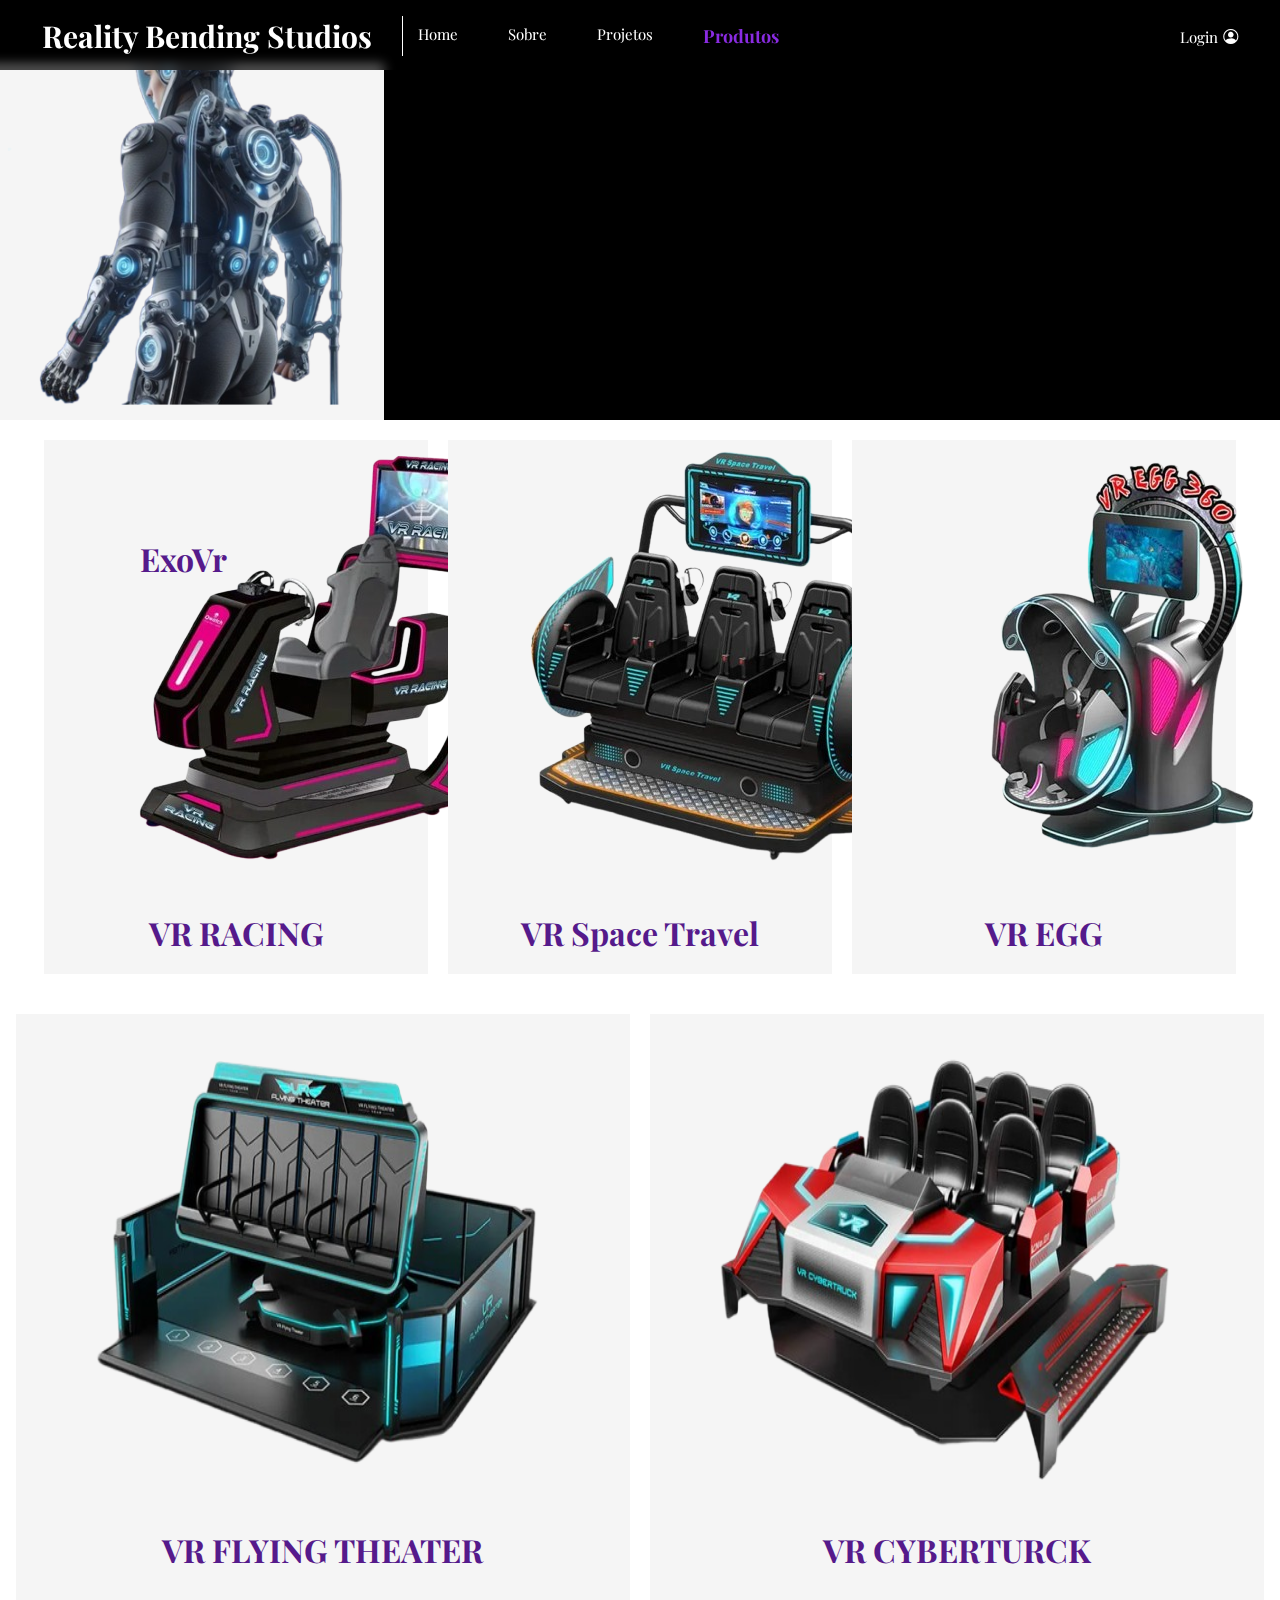
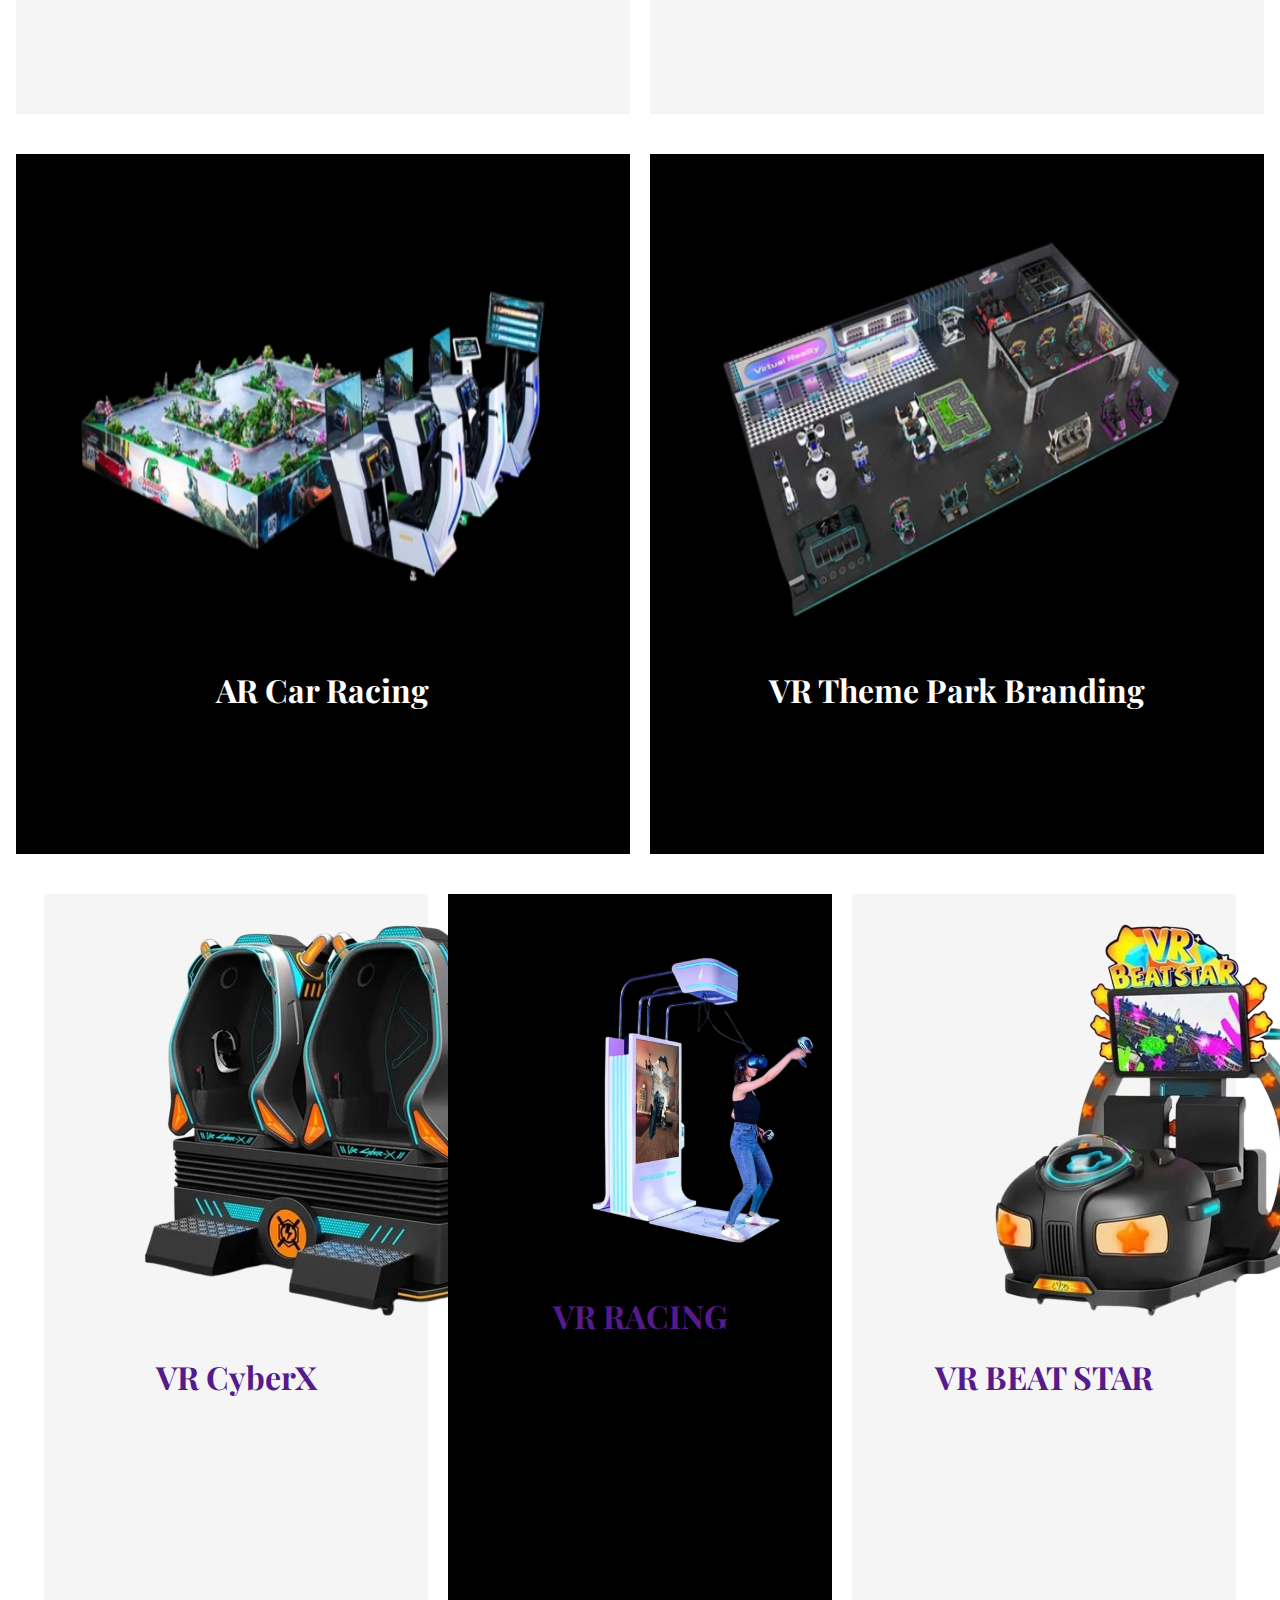
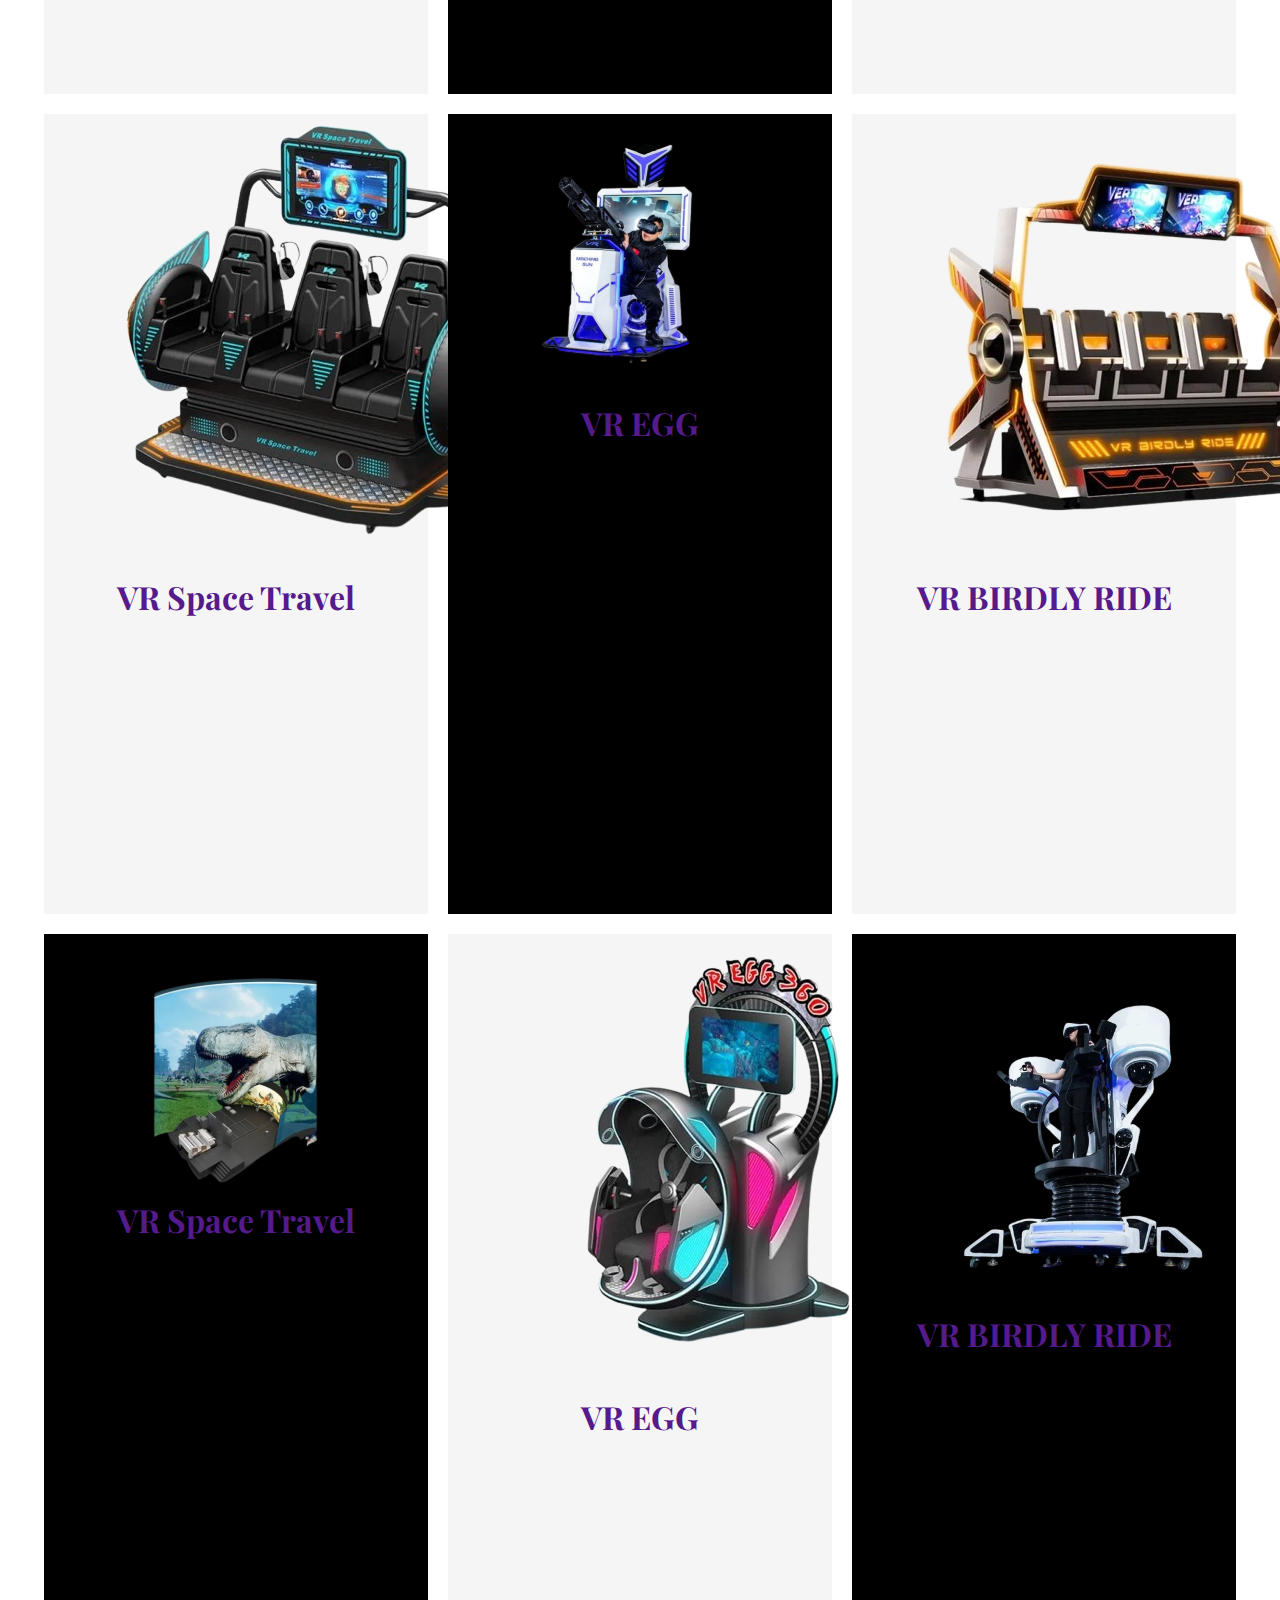
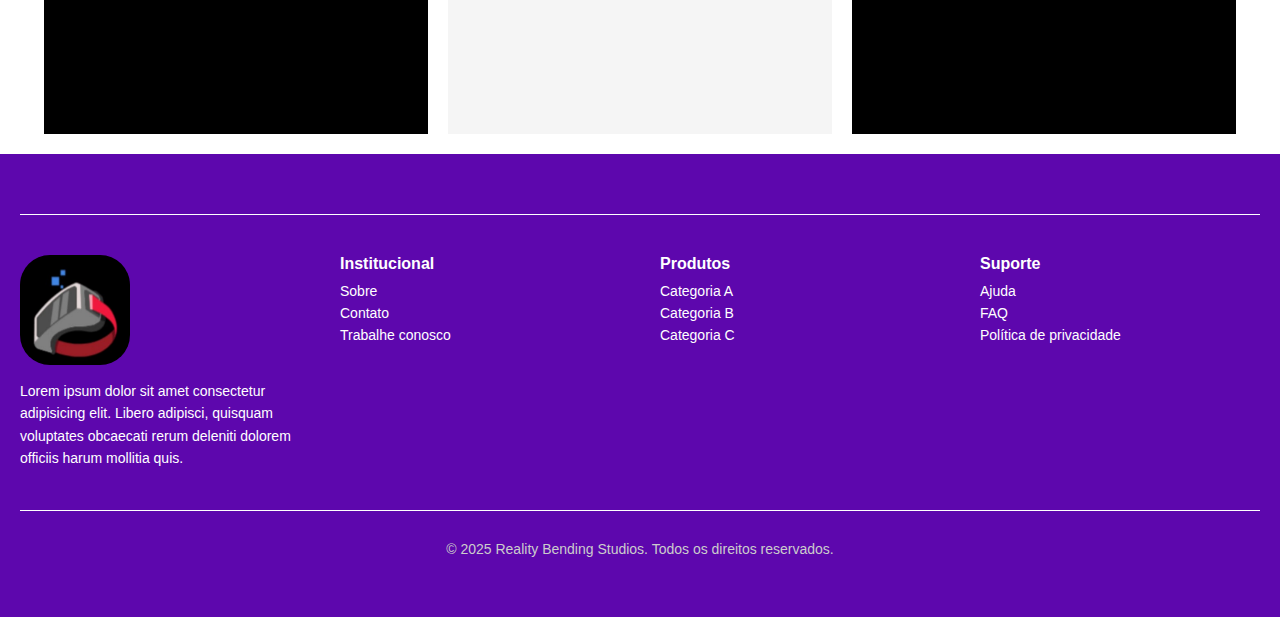
<file: produtos.html>
<!DOCTYPE html>
<html lang="pt-BR">

<head>
  <meta charset="UTF-8">
  <meta name="viewport" content="width=device-width, initial-scale=1.0">
  <link rel="stylesheet" href="https://cdn.jsdelivr.net/npm/bootstrap-icons@1.10.5/font/bootstrap-icons.css">
  <title>Produtos</title>
  <link rel="stylesheet" href="CSS/produtos.css">
</head>

<body>
  <div class="conteudo-principal">

    <!-- Menu de Navegação Fixo -->
    <header class="header">
      <section>

        <!-- Agrupamento da logo, barra e botões de navegação -->
        <div class="grupo-esquerdo">

          <!-- Logo do site -->
          <div class="logo">
            <a href="home.html" target="_self" class="nome-site">
              <h1>Reality Bending Studios</h1>
            </a>
          </div>

          <!-- Barra vertical entre logo e navegação -->
          <div class="barra-vertical"></div>

          <!-- Navegação principal -->
          <nav class="navegation">
            <a href="home.html" target="_self">Home</a>
            <a href="sobre.html">Sobre </a>
                   <a href="projetos.html" target="_self">Projetos</a>
                        <a href="produtos.html  " target="_self" class="ativado"> Produtos </a>
          </nav>

        </div>

        <!-- Botão de login à direita do menu -->
        <div class="login">
          <a href="login.html" target="_self">Login<i class="bi bi-person-circle"></i></a>
        </div>

      </section>
    </header>

    <!-- Espaçamento devido ao header fixo -->
   

    <!-- Cabeçalho da seção de produtos -->
    <header>
      <div class="produtos">
        <h1>Central de Produtos</h1>
      </div>
      <p>Reality Bending Studios Produção Proficional</p>
    </header>

    <!-- Imagem de garantia abaixo do título -->
 
<div class="lancamento">

      <div class="first-child">
        <a href=""><img src="imagens/exoesqueleto-sem-fundo.png" alt="">
          <h1>ExoVr<span> </span></h1>
        </a>
      </div>

</div>


    <!-- Primeira seção de produtos -->
    <div class="produtos1">

      <!-- Outros produtos -->
      <div class="produto1">
        <a href=""><img src="imagens-produtos/produto2.png" alt="">
          <h1>VR RACING<span> </span></h1>
        </a>
      </div>

      <div class="produto1">
        <a href=""><img src="imagens-produtos/produto4.png" alt="">
          <h1>VR Space Travel<span> </span></h1>
        </a>
      </div>

      <div class="produto1">
        <a href=""><img src="imagens-produtos/produto5.png" alt="">
          <h1>VR EGG<span> </span></h1>
        </a>
      </div>

    </div>

    <!-- Segunda linha de produtos -->
    <div class="produtos2">
      <div class="produto2">
        <a href=""><img src="imagens-produtos/produto7.png" alt="">
          <h1>VR FLYING THEATER<span></span></h1>
        </a>
      </div>

      <div class="produto2">
        <!-- Corrigido fechamento da tag <a> -->
        <a href=""><img src="imagens-produtos/produto8.png" alt="">
          <h1>VR CYBERTURCK<span> </span></h1></a>
      </div>
    </div>

    <!-- Terceira linha de produtos -->
    <div class="produtos3">
      <div class="produto3">
        <a href=""><img src="imagens-produtos/corrida.png" alt="">
          <h1>AR Car Racing<span> </span></h1>
        </a>
      </div>

      <div class="produto3">
        <!-- Corrigido fechamento da tag <a> -->
        <a href=""><img src="imagens-produtos/equipamentos.png" alt="">
          <h1>VR Theme Park Branding<span> </span></h1></a>
      </div>
    </div>

    <!-- Quarta linha com layout mais complexo -->
    <div class="produtos4">
      <div class="produto4">
        <a href=""><img src="imagens-produtos/produto1.png" alt="">
          <h1>VR CyberX<span> </span></h1>
        </a>
      </div>

      <div class="produto4-preto">
        <a href=""><img src="imagens-produtos/soco.png" alt="">
          <h1>VR RACING<span> </span></h1>
        </a>
      </div>

      <div class="produto4">
        <a href=""><img src="imagens-produtos/produto3.png" alt="">
          <h1>VR BEAT STAR<span> </span></h1>
        </a>
      </div>

      <div class="produto4">
        <a href=""><img src="imagens-produtos/produto4.png" alt="">
          <h1>VR Space Travel<span> </span></h1>
        </a>
      </div>

      <div class="produto4-preto">
        <a href=""><img src="imagens-produtos/tiro.png" alt="">
          <h1>VR EGG<span> </span></h1>
        </a>
      </div>

      <div class="produto4">
        <a href=""><img src="imagens-produtos/produto6.png" alt="">
          <h1>VR BIRDLY RIDE<span></span></h1>
        </a>
      </div>

      <div class="produto4-preto">
        <a href=""><img src="imagens-produtos/dinossauro.png" alt="">
          <h1>VR Space Travel<span></span></h1>
        </a>
      </div>

      <div class="produto4">
        <a href=""><img src="imagens-produtos/produto5.png" alt="">
          <h1>VR EGG<span> </span></h1>
        </a>
      </div>

      <div class="produto4-preto">
        <a href=""><img src="imagens-produtos/foguete.png" alt="">
          <h1>VR BIRDLY RIDE<span></span></h1>
        </a>
      </div>
    </div>

  </div>

  <!-- Rodapé com informações institucionais e links úteis -->
  <footer class="rodape">
    <div class="corpo-rodape">
      <section class="linha1">
        <!-- Logo + descrição -->
        <div class="box1 institucional">
          <img src="imagens/logo.png" alt="Logo">
          <p>
            Lorem ipsum dolor sit amet consectetur adipisicing elit. Libero adipisci, quisquam voluptates obcaecati rerum
            deleniti dolorem officiis harum mollitia quis.
          </p>
        </div>

        <!-- Box com links institucionais -->
        <div class="box1">
          <h1>Institucional</h1>
          <div class="links">
            <a href="#">Sobre</a>
            <a href="#">Contato</a>
            <a href="#">Trabalhe conosco</a>
          </div>
        </div>

        <!-- Box com links de categorias de produto -->
        <div class="box1">
          <h1>Produtos</h1>
          <div class="links">
            <a href="#">Categoria A</a>
            <a href="#">Categoria B</a>
            <a href="#">Categoria C</a>
          </div>
        </div>

        <!-- Box com links de suporte -->
        <div class="box1">
          <h1>Suporte</h1>
          <div class="links">
            <a href="#">Ajuda</a>
            <a href="#">FAQ</a>
            <a href="#">Política de privacidade</a>
          </div>
        </div>
      </section>

      <!-- Aviso de direitos autorais -->
      <section class="linha2">
        <p>&copy; 2025 Reality Bending Studios. Todos os direitos reservados.</p>
      </section>
    </div>
  </footer>

</body>
</html>
</file>
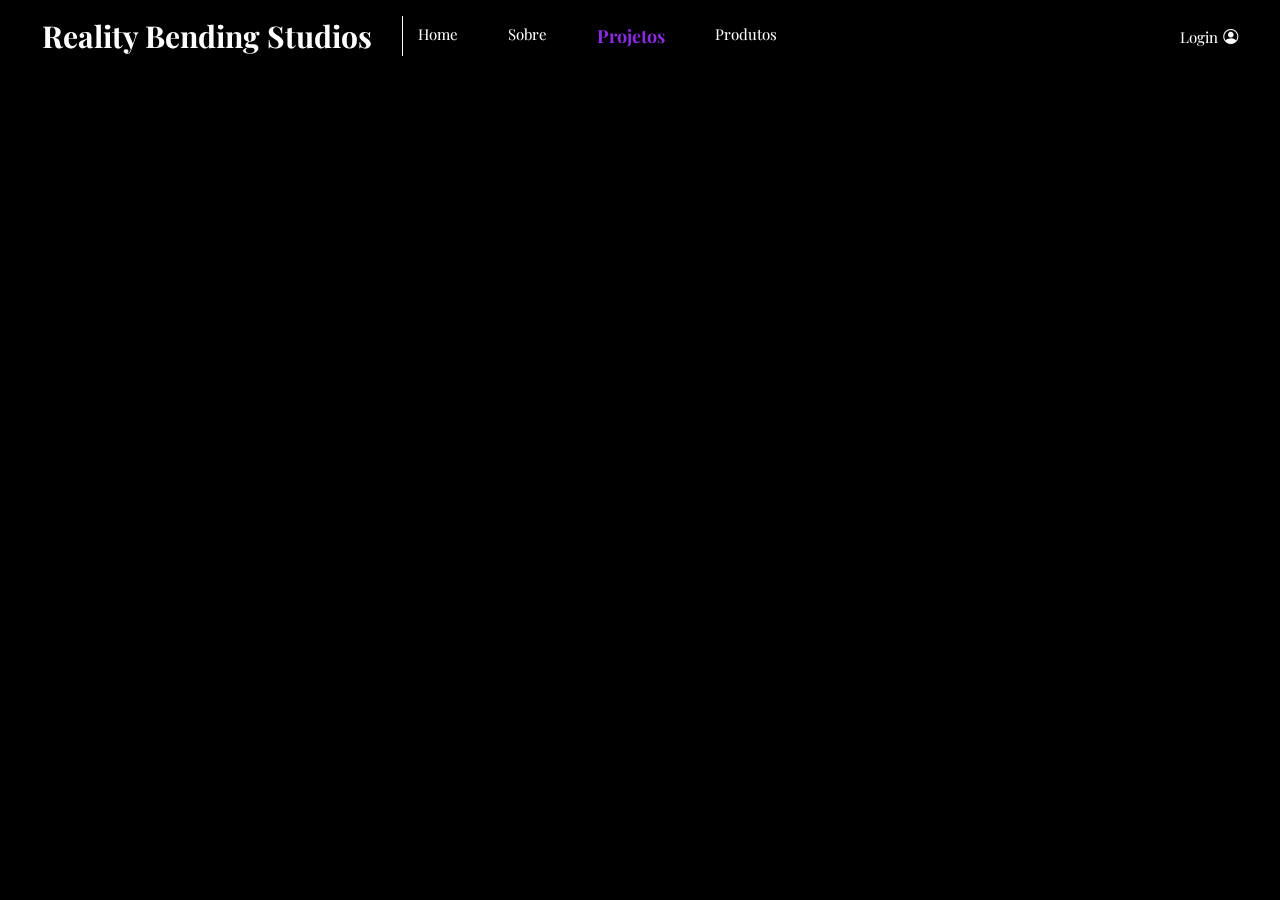
<file: projetos.html>
<!DOCTYPE html>
<html lang="pt-BR">

<head>
    <link href="https://fonts.googleapis.com/css2?family=Playfair+Display&display=swap" rel="stylesheet">
    <link rel="stylesheet" href="https://cdn.jsdelivr.net/npm/bootstrap-icons@1.10.5/font/bootstrap-icons.css">
    <svg xmlns="http://www.w3.org/2000/svg" width="16" height="16" fill="currentColor" class="bi bi-whatsapp"
        viewBox="0 0 16 16">
        <path
            d="M13.601 2.326A7.85 7.85 0 0 0 7.994 0C3.627 0 .068 3.558.064 7.926c0 1.399.366 2.76 1.057 3.965L0 16l4.204-1.102a7.9 7.9 0 0 0 3.79.965h.004c4.368 0 7.926-3.558 7.93-7.93A7.9 7.9 0 0 0 13.6 2.326zM7.994 14.521a6.6 6.6 0 0 1-3.356-.92l-.24-.144-2.494.654.666-2.433-.156-.251a6.56 6.56 0 0 1-1.007-3.505c0-3.626 2.957-6.584 6.591-6.584a6.56 6.56 0 0 1 4.66 1.931 6.56 6.56 0 0 1 1.928 4.66c-.004 3.639-2.961 6.592-6.592 6.592m3.615-4.934c-.197-.099-1.17-.578-1.353-.646-.182-.065-.315-.099-.445.099-.133.197-.513.646-.627.775-.114.133-.232.148-.43.05-.197-.1-.836-.308-1.592-.985-.59-.525-.985-1.175-1.103-1.372-.114-.198-.011-.304.088-.403.087-.088.197-.232.296-.346.1-.114.133-.198.198-.33.065-.134.034-.248-.015-.347-.05-.099-.445-1.076-.612-1.47-.16-.389-.323-.335-.445-.34-.114-.007-.247-.007-.38-.007a.73.73 0 0 0-.529.247c-.182.198-.691.677-.691 1.654s.71 1.916.81 2.049c.098.133 1.394 2.132 3.383 2.992.47.205.84.326 1.129.418.475.152.904.129 1.246.08.38-.058 1.171-.48 1.338-.943.164-.464.164-.86.114-.943-.049-.084-.182-.133-.38-.232" />
    </svg>
    <meta charset="UTF-8">
    <meta name="viewport" content="width=device-width, initial-scale=1.0">
    <link rel="stylesheet" href="CSS/home.css">
    <title>RealityBendingStudios</title>
</head>

<body>
       
       <!-- Menu de Navegação -->
        <header class="header">
            <section>

                <!-- Grupo à esquerda: logo e botões de navegação -->
                <div class="grupo-esquerdo">

                    <!-- Logo do site com link para home -->
                    <div class="logo">
                        <a href="home.html" target="_self" class="nome-site">
                            <h1>Reality Bending Studios</h1>
                        </a>
                    </div>

                    <!-- Barra vertical separadora -->
                    <div class="barra-vertical"></div>

                    <!-- Navegação principal com links -->
                    <nav class="navegation">
                        <a href="home.html">Home</a>
                        <a href="sobre.html">Sobre</a>
                                <a href="projetos.html" target="_self" class="ativado">Projetos</a>
                        <a href="produtos.html  " target="_self"> Produtos </a>
                    </nav>
                </div>

                <!-- Área do login, separada dos botões -->
                <div class="login">
                    <a href="login.html" target="_self">Login<i class="bi bi-person-circle"></i></a>
                </div>

            </section>

            </header>

</body>

</html>
</file>
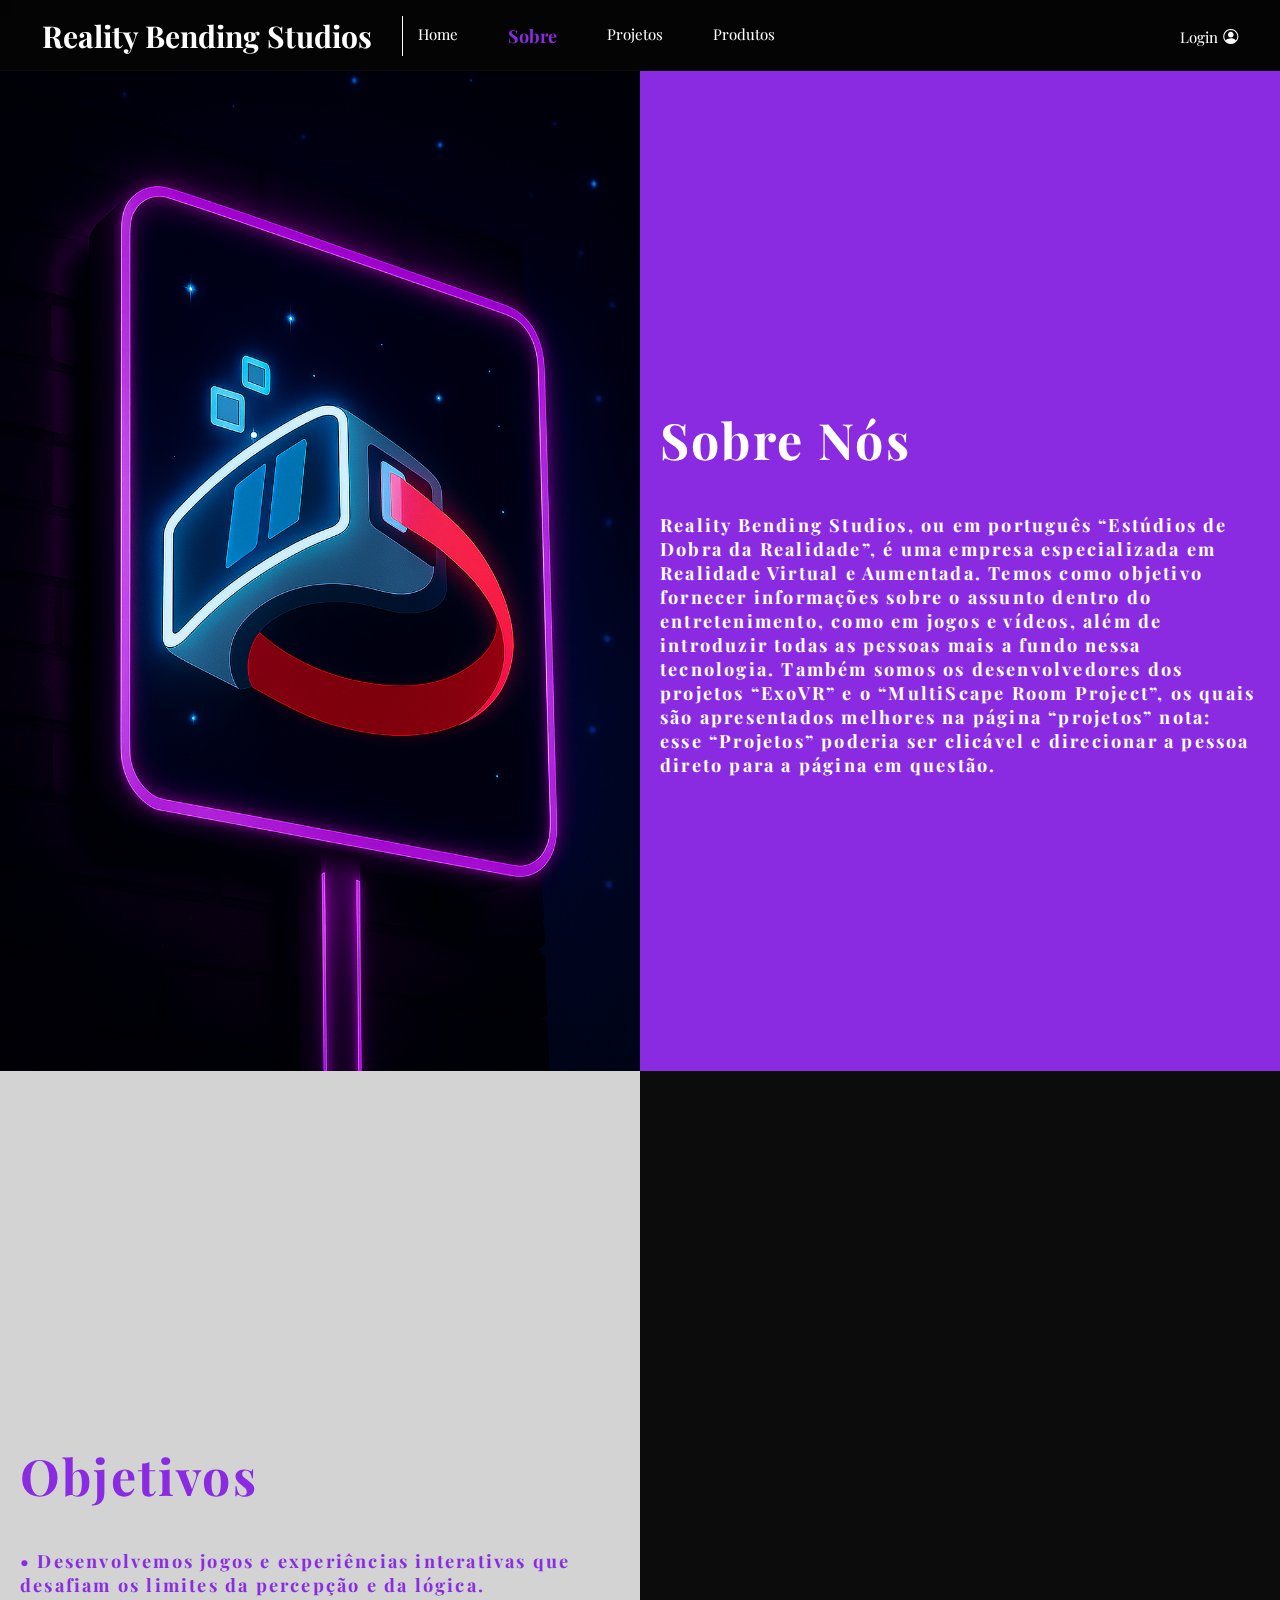
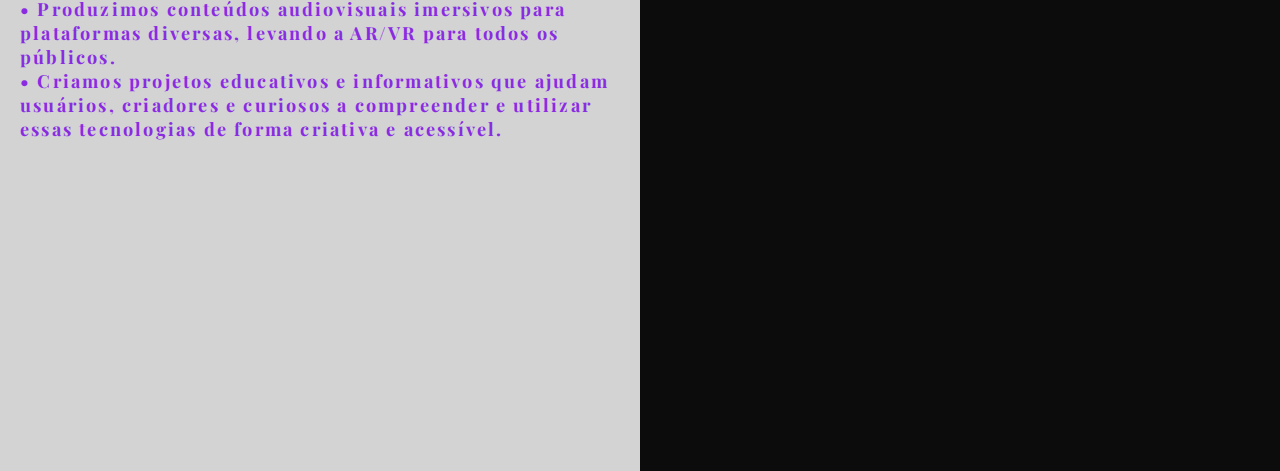
<file: sobre.html>
<!DOCTYPE html>
<html lang="pt-BR">

<head>
    <meta charset="UTF-8" />
    <meta name="viewport" content="width=device-width, initial-scale=1" />
    <title>RealityBendingStudios</title>

    <!-- Fonte Google Fonts -->
    <link href="https://fonts.googleapis.com/css2?family=Playfair+Display&display=swap" rel="stylesheet" />

    <!-- Bootstrap Icons -->
    <link rel="stylesheet" href="https://cdn.jsdelivr.net/npm/bootstrap-icons@1.10.5/font/bootstrap-icons.css" />

    <!-- Seu CSS -->
    <link rel="stylesheet" href="CSS/sobre.css" />
</head>

<body>

    <!-- SVG do WhatsApp, agora dentro do body -->
    <svg xmlns="http://www.w3.org/2000/svg" width="16" height="16" fill="currentColor" class="bi bi-whatsapp"
        viewBox="0 0 16 16">
        <path
            d="M13.601 2.326A7.85 7.85 0 0 0 7.994 0C3.627 0 .068 3.558.064 7.926c0 1.399.366 2.76 1.057 3.965L0 16l4.204-1.102a7.9 7.9 0 0 0 3.79.965h.004c4.368 0 7.926-3.558 7.93-7.93A7.9 7.9 0 0 0 13.6 2.326zM7.994 14.521a6.6 6.6 0 0 1-3.356-.92l-.24-.144-2.494.654.666-2.433-.156-.251a6.56 6.56 0 0 1-1.007-3.505c0-3.626 2.957-6.584 6.591-6.584a6.56 6.56 0 0 1 4.66 1.931 6.56 6.56 0 0 1 1.928 4.66c-.004 3.639-2.961 6.592-6.592 6.592m3.615-4.934c-.197-.099-1.17-.578-1.353-.646-.182-.065-.315-.099-.445.099-.133.197-.513.646-.627.775-.114.133-.232.148-.43.05-.197-.1-.836-.308-1.592-.985-.59-.525-.985-1.175-1.103-1.372-.114-.198-.011-.304.088-.403.087-.088.197-.232.296-.346.1-.114.133-.198.198-.33.065-.134.034-.248-.015-.347-.05-.099-.445-1.076-.612-1.47-.16-.389-.323-.335-.445-.34-.114-.007-.247-.007-.38-.007a.73.73 0 0 0-.529.247c-.182.198-.691.677-.691 1.654s.71 1.916.81 2.049c.098.133 1.394 2.132 3.383 2.992.47.205.84.326 1.129.418.475.152.904.129 1.246.08.38-.058 1.171-.48 1.338-.943.164-.464.164-.86.114-.943-.049-.084-.182-.133-.38-.232" />
    </svg>

    <!-- Conteúdo principal da página -->
    <div class="conteudo-principal">

        <!-- Menu de Navegação -->
        <header class="header">
            <section>

                <!-- Grupo à esquerda: logo e botões de navegação -->
                <div class="grupo-esquerdo">

                    <!-- Logo do site com link para home -->
                    <div class="logo">
                        <a href="home.html" target="_self" class="nome-site">
                            <h1>Reality Bending Studios</h1>
                        </a>
                    </div>

                    <!-- Barra vertical separadora -->
                    <div class="barra-vertical"></div>

                    <!-- Navegação principal com links -->
                    <nav class="navegation">
                        <a href="home.html">Home</a>
                        <a href="sobre.html" class="ativado">Sobre</a>
                        <a href="projetos.html" target="_self">Projetos</a>
                        <a href="produtos.html" target="_self">Produtos</a>
                    </nav>
                </div>

                <!-- Área do login, separada dos botões -->
                <div class="login">
                    <a href="login.html" target="_self">Login<i class="bi bi-person-circle"></i></a>
                </div>

            </section>
        </header>

        <!-- Conteúdo da seção sobre -->
        <div class="sobre">

            <div class="sobre1">

                <div class="imagem1">
                    <img src="imagens/placa.png" alt="" />
                </div>

                <div class="texto1">
                   <h1 class="titulo1">Sobre Nós</h1>
                    <h1>Reality Bending Studios, ou em português “Estúdios de Dobra da Realidade”, é uma empresa
                        especializada em Realidade Virtual e Aumentada.
                        Temos como objetivo fornecer informações sobre o assunto dentro do entretenimento, como em jogos
                        e vídeos, além de introduzir todas as pessoas mais a fundo nessa tecnologia.
                        Também somos os desenvolvedores dos projetos “ExoVR” e o “MultiScape Room Project”, os quais são
                        apresentados melhores na página “projetos” nota: esse “Projetos” poderia ser clicável e
                        direcionar a pessoa direto para a página em questão.</h1>
                </div>

            </div>
            <div class="sobre2">

                <div class="texto2">
                    <h1 class="titulo2">Objetivos</h1>
                    <h1>•	Desenvolvemos jogos e experiências interativas que desafiam os limites da percepção e da lógica. <br>
•	Produzimos conteúdos audiovisuais imersivos para plataformas diversas, levando a AR/VR para todos os públicos. <br>
•	Criamos projetos educativos e informativos que ajudam usuários, criadores e curiosos a compreender e utilizar essas tecnologias de forma criativa e acessível.
                    </h1>
                </div>

                <div class=" imagem2 "></div>

            </div>
        </div>

    </div> <!-- fecha conteudo-principal -->

</body>

</html>
</file>
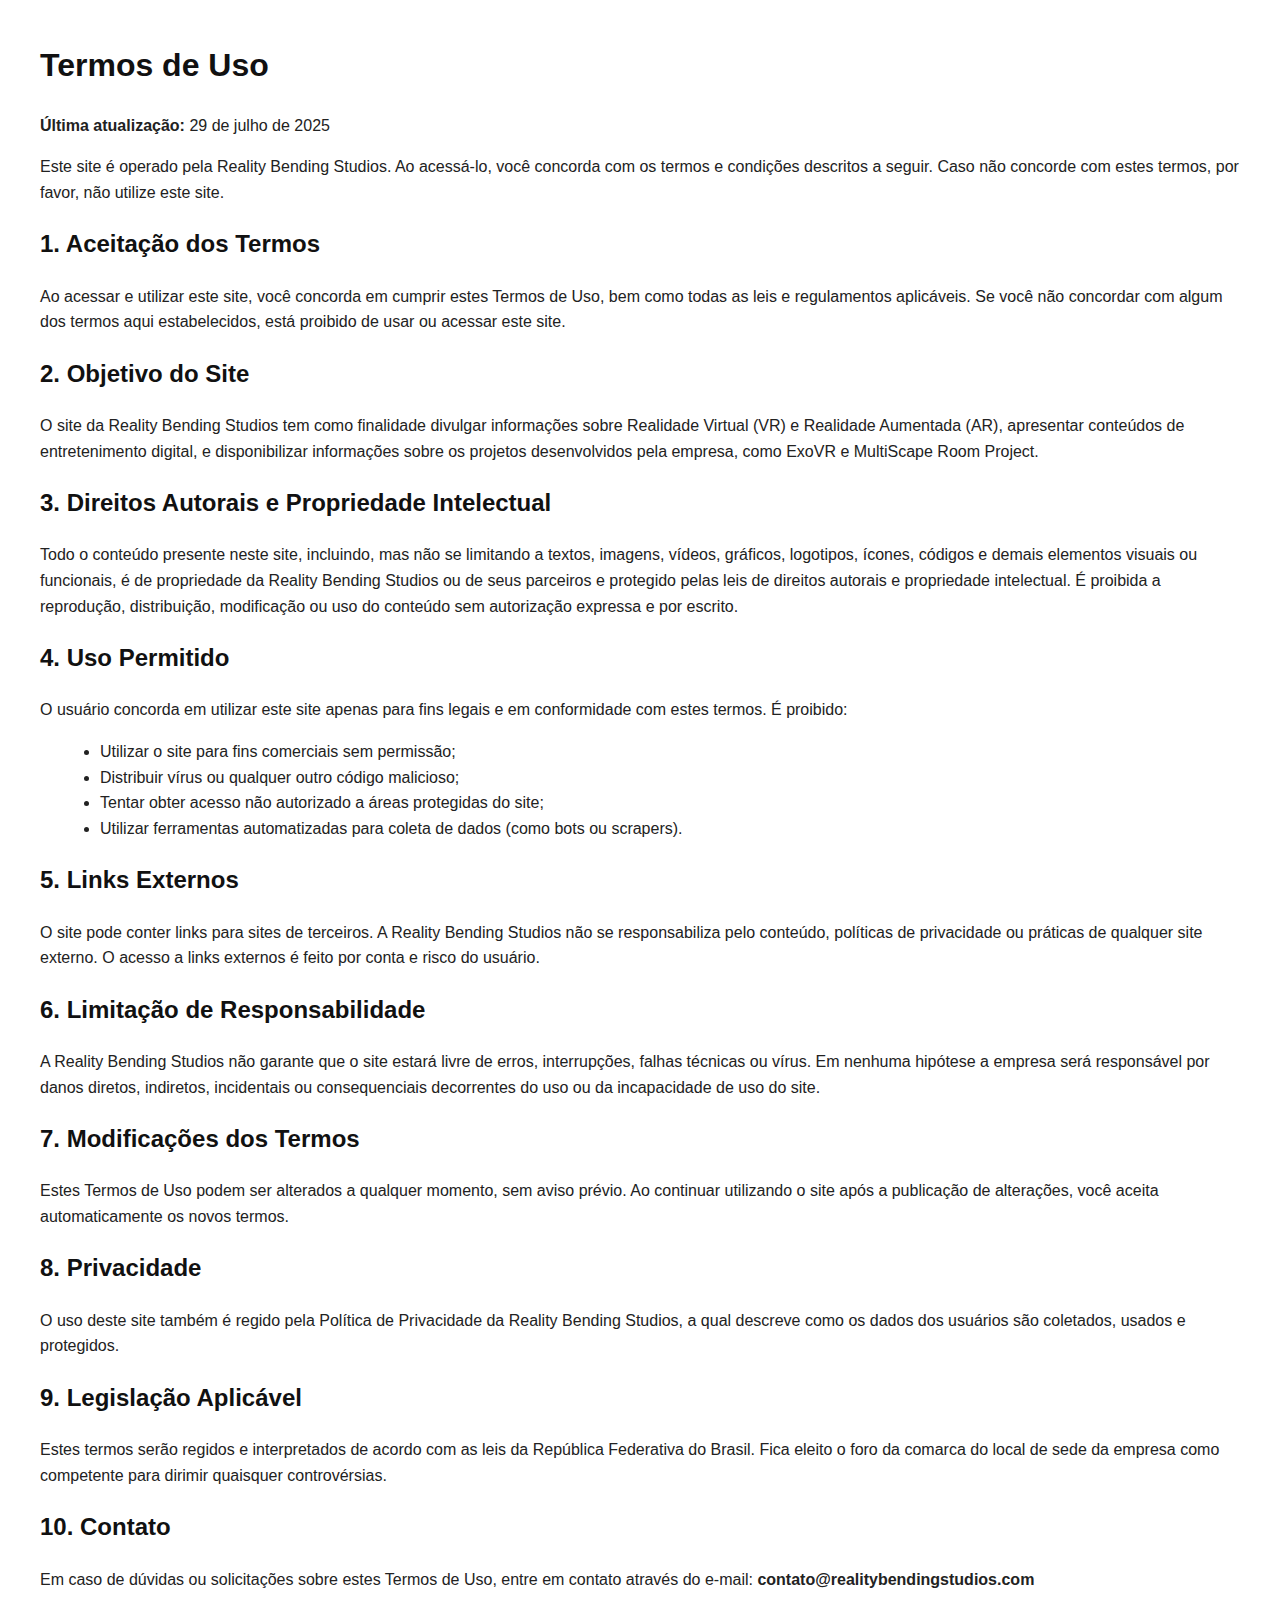
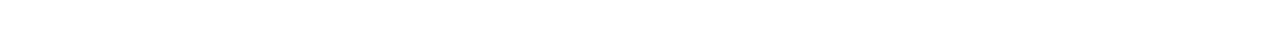
<file: termos.html>
<!DOCTYPE html>
<html lang="pt-BR">
<head>
  <meta charset="UTF-8" />
  <meta name="viewport" content="width=device-width, initial-scale=1" />
  <title>Termos de Uso - Reality Bending Studios</title>
  <link rel="stylesheet" href="CSS/termos.css" />
</head>
<body>

  <h1>Termos de Uso</h1>
  <p><strong>Última atualização:</strong> 29 de julho de 2025</p>

  <p>Este site é operado pela Reality Bending Studios. Ao acessá-lo, você concorda com os termos e condições descritos a seguir. Caso não concorde com estes termos, por favor, não utilize este site.</p>

  <h2>1. Aceitação dos Termos</h2>
  <p>Ao acessar e utilizar este site, você concorda em cumprir estes Termos de Uso, bem como todas as leis e regulamentos aplicáveis. Se você não concordar com algum dos termos aqui estabelecidos, está proibido de usar ou acessar este site.</p>

  <h2>2. Objetivo do Site</h2>
  <p>O site da Reality Bending Studios tem como finalidade divulgar informações sobre Realidade Virtual (VR) e Realidade Aumentada (AR), apresentar conteúdos de entretenimento digital, e disponibilizar informações sobre os projetos desenvolvidos pela empresa, como ExoVR e MultiScape Room Project.</p>

  <h2>3. Direitos Autorais e Propriedade Intelectual</h2>
  <p>Todo o conteúdo presente neste site, incluindo, mas não se limitando a textos, imagens, vídeos, gráficos, logotipos, ícones, códigos e demais elementos visuais ou funcionais, é de propriedade da Reality Bending Studios ou de seus parceiros e protegido pelas leis de direitos autorais e propriedade intelectual. É proibida a reprodução, distribuição, modificação ou uso do conteúdo sem autorização expressa e por escrito.</p>

  <h2>4. Uso Permitido</h2>
  <p>O usuário concorda em utilizar este site apenas para fins legais e em conformidade com estes termos. É proibido:</p>
  <ul>
    <li>Utilizar o site para fins comerciais sem permissão;</li>
    <li>Distribuir vírus ou qualquer outro código malicioso;</li>
    <li>Tentar obter acesso não autorizado a áreas protegidas do site;</li>
    <li>Utilizar ferramentas automatizadas para coleta de dados (como bots ou scrapers).</li>
  </ul>

  <h2>5. Links Externos</h2>
  <p>O site pode conter links para sites de terceiros. A Reality Bending Studios não se responsabiliza pelo conteúdo, políticas de privacidade ou práticas de qualquer site externo. O acesso a links externos é feito por conta e risco do usuário.</p>

  <h2>6. Limitação de Responsabilidade</h2>
  <p>A Reality Bending Studios não garante que o site estará livre de erros, interrupções, falhas técnicas ou vírus. Em nenhuma hipótese a empresa será responsável por danos diretos, indiretos, incidentais ou consequenciais decorrentes do uso ou da incapacidade de uso do site.</p>

  <h2>7. Modificações dos Termos</h2>
  <p>Estes Termos de Uso podem ser alterados a qualquer momento, sem aviso prévio. Ao continuar utilizando o site após a publicação de alterações, você aceita automaticamente os novos termos.</p>

  <h2>8. Privacidade</h2>
  <p>O uso deste site também é regido pela Política de Privacidade da Reality Bending Studios, a qual descreve como os dados dos usuários são coletados, usados e protegidos.</p>

  <h2>9. Legislação Aplicável</h2>
  <p>Estes termos serão regidos e interpretados de acordo com as leis da República Federativa do Brasil. Fica eleito o foro da comarca do local de sede da empresa como competente para dirimir quaisquer controvérsias.</p>

  <h2>10. Contato</h2>
  <p>Em caso de dúvidas ou solicitações sobre estes Termos de Uso, entre em contato através do e-mail: <strong>contato@realitybendingstudios.com</strong></p>

</body>
</html>
</file>
<file: CSS/termos.css>
body {
  font-family: Arial, sans-serif;
  line-height: 1.6;
  margin: 40px;
  color: #222;
  background-color: #fff;
}

h1, h2 {
  color: #111;
}

ul {
  margin-left: 20px;
  list-style-type: disc;
}
</file>
<file: CSS/produtos.css>
@import url('https://fonts.googleapis.com/css2?family=Playfair+Display:ital,wght@0,400..900;1,400..900&family=Tagesschrift&display=swap');

/* Resetar tamanhos padrão */
* {
  margin: 0;
  padding: 0;
  box-sizing: border-box;
  text-decoration: none;
}

/*Cor e fonte para a página*/
body {
  background: #000000;
  font-family: 'Playfair Display', serif;
}

/*------------------------------------------------------------------------------ Estilização do Menu------------------------------------------------------------------------------------*/

/*Tamanho, Cor, Espaçamento etc... do menu*/
.header {
  background-color: rgba(0, 0, 0, 0.6);
  backdrop-filter: blur(6px);
  width: 100%;
  height: 70px;
  position: fixed;
  top: 0;
  left: 0;
  right: 0;
  z-index: 99;

}

.header section {
  display: flex;
  align-items: center;
  justify-content: space-between;
  padding: 16px 41.6px;
  }

/*Barra vertical separando os botões*/
.barra-vertical {
  background: #fff;
  width: 1px;
  height: 40px;
  margin: 0 15px;
}

/*Separar a Logo + barra-vertical + botões do lado direito*/
.grupo-esquerdo {
  display: flex;
  align-items: center;
}

/*Cor para o botão e transição*/
.logo{
  margin-right: 15px;
}

.logo a{
  color: #fff;
}

.logo h1{
  font-size: 30px;
transition: 0.7s;
}

.logo h1:hover{
  
  transform: scale(1.1);
  color: blueviolet ;
}

/*Estilização dos botões*/
.navegation {
  display: flex;
  gap: 50px;
}

.navegation a {
  color: #fff;
  font-size: 15px;
  position: relative;
  cursor: pointer;
}

/*Barra branca embaixo dos links*/
.navegation a::after {
  content: '';
  bottom: -4px;
  left: 0;
  position: absolute;
  width: 0%;
  height: 0px;
  background-color: #ffffff;
  transition: 0.3s ;
}

.navegation a:hover::after {
  transition: 0.7s;
  width: 100%;
  height: 2px;
}

/*Estilização do botão login*/
section .login a {
  color: #fff;
  font-size: 15px;
  cursor: pointer;
  position: relative;
}

section .login a::after {
  content: '';
  bottom: -4px;
  left: 0;
  position: absolute;
  width: 0%;
  height: 0px;
  background-color: #ffffff;
  transition: width 0.3s ease;
}

section .login a:hover::after {
  transition: 0.7s;
  width: 100%;
  height: 2px;
}

section .login i {
  padding-left: 5px;
}

.header .ativado{
  color: blueviolet;
  font-weight: bold;
  font-size: 18px;
}
/*------------------------------------------------------------produtos destaque---------------------------------------------------------------------------------------------------------------------------------*/

/*------------------------------------------------------Estilização dos Produtos 1------------------------------------------------------------------------------------------------------------------------------*/

.produtos1{
  width: 100%;
  background: #fff;
  display: flex;
  flex-wrap: wrap;
  padding: 20px 0;
  gap: 20px;
  justify-content: center;
}

.produto1{
  background: #f5f5f5;
  width: 30%;
  text-align: center;
}

.produto1 h1{
  padding: 20px;
  cursor: pointer;
}

.produto1 span{
color: blueviolet;
}

.produto1 h1:hover{
  transition: 0.5s;
  transform: scale(1.1);
}

 .first-child {
  position: relative;
  background: #f5f5f5;
  width: 30%;
  text-align: center;
}

 .first-child  h1{
  position: absolute;
  top: 473px;
  margin-left: 140px;
  cursor: pointer;
}

 .first-child span{
color: blueviolet;
}

.first-child h1:hover{
  transition: 0.5s;
  transform: scale(1.1);
}



/*---------------------------------------------------------Estilização dos produtos 2------------------------------------------------------------------------------------------------------------------*/


.produtos2{
  width: 100%;
  background: #fff;
  display: flex;
  flex-wrap: wrap;
  padding: 20px 0;
  gap: 20px;
  justify-content: center;
}

.produto2{
  background: #f5f5f5;
  width: 48%;
  height: 700px;
  text-align: center;
  overflow: hidden;
}

.produto2 img{
  width: 100%;
  height: 500px;
}

.produto2 h1{
  padding: 10px 0;
  cursor: pointer;
}

.produto2 span{
color: blueviolet;
}

.produto2 h1:hover{
  transition: 0.5s;
  transform: scale(1.1);
}
/*------------------------------------------------------------------------Estilização dos produtos 3------------------------------------------------------------------------------------------------------------------*/


.produtos3{
  width: 100%;
  background: #ffffff;
  display: flex;
  flex-wrap: wrap;
  padding: 20px 0;
  gap: 20px;
  justify-content: center;
}

.produto3{
  background: #000000;
  width: 48%;
  height: 700px;
  text-align: center;
  overflow: hidden;
}

.produto3 img{
  width: 100%;
  height: 500px;
}

.produto3 h1{
  color: #fff;
  padding: 10px 0;
  cursor: pointer;
}

.produto3 span{
color: blueviolet;
}

.produto3 h1:hover{
  transition: 0.5s;
  transform: scale(1.1);
}

/*------------------------------------------------------Estilização dos Produtos 4------------------------------------------------------------------------------------------------------------------------------*/

.produtos4{
  width: 100%;
  background: #fff;
  display: flex;
  flex-wrap: wrap;
  padding: 20px 0;
  gap: 20px;
  justify-content: center;
}

.produto4{
  background: #f5f5f5;
  width: 30%;
  height: 800px;
  text-align: center;
}

.produto4-preto{
  background: #000000;
    width: 30%;
  height: 800px;
  text-align: center;
  overflow: hidden;
}

.produto4 h1{
  padding: 10px 0;
  cursor: pointer;
}

.produto4 span{
color: blueviolet;
}

.produto4 h1:hover{
  transition: 0.5s;
  transform: scale(1.1);
}

/*-------------------------------------------------------------------------Estilização rodapé--------------------------------------------------------------------------------------------------*/

.rodape {
  width: 100%;
  background: rgb(93, 7, 173);
  padding: 60px 20px;
  color: #fff;
  font-family: sans-serif;
}

.corpo-rodape { 
  width: 100%;
  margin: 0 auto;
}

.linha1 {
 
  display: flex;
  flex-wrap: wrap;
  justify-content: space-between;
  align-items: flex-start;
  gap: 40px;
  padding: 40px 0;
  border-top: 1px solid #fff;
  border-bottom: 1px solid #fff;
}

.box1 {
  flex: 1 1 220px;
  min-width: 180px;
  display: flex;
  flex-direction: column;
}

.box1 h1 {
  margin-bottom: 10px;
  font-size: 16px;
}

.box1 p {
  font-size: 14px;
  line-height: 1.6;
}

.institucional img {
  width: 110px;
  height: 110px;
  border-radius: 30px;
  margin-bottom: 15px;
}

.links a {
  display: block;
  color: #fff;
  text-decoration: none;
  font-size: 14px;
  margin-bottom: 6px;
  transition: color 0.3s;
}

.links a:hover {
  color: #ddd;
}

.linha2 {
  text-align: center;
  margin-top: 30px;
  font-size: 14px;
  color: #ccc;
}
</file>
<file: CSS/home.css>
@import url('https://fonts.googleapis.com/css2?family=Playfair+Display:ital,wght@0,400..900;1,400..900&family=Tagesschrift&display=swap');

/* Resetar tamanhos padrão e remover estilos padrões */
* {
  margin: 0;
  padding: 0;
  box-sizing: border-box;
  text-decoration: none;
}

/* Cor de fundo e fonte base para toda a página */
body {
  background: #000000;
  font-family: 'Playfair Display', serif;
}

/*------------------------------------------------------------------------------ Estilização do Menu------------------------------------------------------------------------------------*/

/* Definições gerais do cabeçalho fixo */
.header {
  background-color: rgba(0, 0, 0, 0.6);
  backdrop-filter: blur(6px);
  width: 100%;
  height: 70px;
  position: fixed;
  top: 0;
  left: 0;
  right: 0;
  z-index: 99;
}

.header section {
  display: flex;
  align-items: center;
  justify-content: space-between;
  padding: 16px 41.6px;
}

/* Barra vertical branca que separa grupos de botões */
.barra-vertical {
  background: #fff;
  width: 1px;
  height: 40px;
  margin: 0 15px;
}

/* Agrupa logo, barra e botões à esquerda do header */
.grupo-esquerdo {
  display: flex;
  align-items: center;
}

.logo {
  margin-right: 15px;
}

.logo a {
  color: #fff;
}

.logo h1 {
  font-size: 30px;
  transition: 0.7s;
}

.logo h1:hover {
  color: blueviolet;
  transform: scale(1.1);
}

.navegation {
  display: flex;
  gap: 50px;
}

.navegation a {
  color: #fff;
  font-size: 15px;
  position: relative;
  cursor: pointer;
}

/* Barra branca que aparece embaixo do link quando hover */
.navegation a::after {
  content: '';
  bottom: -4px;
  left: 0;
  position: absolute;
  width: 0%;
  height: 0px;
  background-color: #ffffff;
  transition: 0.3s;
}

/* Aumenta barra embaixo do link ao passar o mouse */
.navegation a:hover::after {
  transition: 0.7s;
  width: 100%;
  height: 2px;
}

/* Estilo do botão login com efeitos iguais aos links */
section .login a {
  color: #fff;
  font-size: 15px;
  cursor: pointer;
  position: relative;
}

/* Barra branca embaixo do link login */
section .login a::after {
  content: '';
  bottom: -4px;
  left: 0;
  position: absolute;
  width: 0%;
  height: 0px;
  background-color: #ffffff;
  transition:  0.3s ease;
}

/* Barra branca cresce ao passar o mouse no login */
section .login a:hover::after {
  transition: 0.7s;
  width: 100%;
  height: 2px;
}

section .login i {
  padding-left: 5px;
}

.header .ativado{
  color: blueviolet;
  font-weight: bold;
  font-size: 18px;
}


/*--------------------------------------------------------------------------------------Estilização do carrossel---------------------------------------------------------------------------*/

/* Container principal do carrossel, com borda arredondada */
.carrossel {
  width: 100%;
  height: 64%;
  overflow: hidden;
  position: relative;
  border-radius: 10px;
  padding-top: 50px;
}

/* Área que contém as imagens (slides) lado a lado */
.slide {
  display: flex;
  width: 300%;
  height: 100%;
}

/* Cada imagem ocupa 1/3 do carrossel e pode ser movida */
.imagens {
  position: relative;
  width: 33.33%;
  transition: 0.5s;
}

.slide img {
  width: 100%;
  height: 100%;
}

/* Posiciona os botões de navegação do carrossel */
.navegation-bar {
  position: absolute;
  bottom: 3px;
  left: 47%;
  display: flex;
}

input {
  display: none;
}

.carrossel .botao {
  border: 2px solid #fff;
  padding: 7px;
  border-radius: 20px;
  cursor: pointer;
}

.carrossel .botao:not(:last-child) {
  margin-right: 20px;
}

.carrossel .botao:hover {
  background: #fff;
  transition: 0.5s;
}

#radio1:checked~.first {
  margin-left: 0;
}

#radio2:checked~.first {
  margin-left: -33.33%;
}

#radio3:checked~.first {
  margin-left: -66.66%;
}

#radio1:checked~.navegation-bar label[for="radio1"],
#radio2:checked~.navegation-bar label[for="radio2"],
#radio3:checked~.navegation-bar label[for="radio3"] {
  background: #fff;
}

/*--------------------------------------------------------------------------------------Estilização das frases----------------------------------------------------------------------------*/

/*-----------------------------Frase da primeira imagem do carrossel-----------------------------*/
.conhecer {
  position: absolute;
  display: flex;
  flex-direction: column;
  align-items: center;
  justify-content: center;
  width: 100%;
  height: 100%;
  top: 0;
  left: 0;
  padding: 0;
  text-align: center;
}

.conhecer .welcome-future h1 {
  color: #ffffff;
  font-size: 20px;
}

.conhecer .welcome h1 {
  color: #ffffff;
  font-size: 40px;
}

.conhecer .comprar {
  background: blueviolet;
  border: solid 2px blueviolet;
  border-radius: 30px;
  display: flex;
  align-items: center;
  justify-content: center;
  width: 10%;
  height: 5%;
  margin-top: 30px;
  transition: 0.5s;
}

.conhecer .comprar:hover {
  transform: scale(1.1);
}

.conhecer .comprar h1 {
  color: #ffffff;
  font-size: 25px;
}

.conhecer .comprar span {
  left: 5px;
}

/*-----------------------------Frase da segunda imagem do carrossel-----------------------------*/
.conheça {
  position: absolute;
  display: flex;
  flex-direction: column;
  align-items: center;
  justify-content: center;
  width: 100%;
  height: 100%;
  top: 0;
  left: 0;
  padding: 0;
  text-align: center;
}

.conheça .empresa h1 {
  color: #ffffff;
  font-size: 20px;
}

.conheça .descubra h1 {
  color: #ffffff;
  font-size: 40px;
}

.conheça .ir-conhecer {
  background: blueviolet;
  border: solid 2px blueviolet;
  border-radius: 30px;
  display: flex;
  align-items: center;
  justify-content: center;
  width: 10%;
  height: 5%;
  margin-top: 30px;
  transition: 0.5s;
}

.conheça .ir-conhecer:hover {
  transform: scale(1.1);
}

.conheça .ir-conhecer h1 {
  color: #ffffff;
  font-size: 25px;
}

.conheça .ir-conhecer span {
  left: 5px;
}

/*-----------------------------Frase da terceira imagem do carrossel-----------------------------*/
.exoesqueleto {
  position: absolute;
  display: flex;
  flex-direction: column;
  align-items: center;
  justify-content: center;
  width: 100%;
  height: 100%;
  bottom: 10%;
  right: 20%;
  padding: 0;
  text-align: center;
}

.exoesqueleto .exoesqueleto-titulo h1 {
  color: rgb(255, 255, 255);
  font-size: 40px;
}

.exoesqueleto .exoesqueleto-descricao h1 {
  color: #ffffff;
  font-size: 15px;
  max-width: 40%;
  margin: 0 auto;
  line-height: 2;
}

.exoesqueleto .descobrir {
  background: blueviolet;
  border: solid 2px blueviolet;
  border-radius: 30px;
  display: flex;
  align-items: center;
  justify-content: center;
  width: 13%;
  height: 6%;
  margin-top: 30px;
  transition: 0.5s;
}

.exoesqueleto .descobrir:hover {
  transform: scale(1.1);
}

.exoesqueleto .descobrir h1 {
  color: #ffffff;
  letter-spacing: 2px;
  font-size: 35px;
}

/*---------------------------------------------------Estilização da seção AR e VR-------------------------------------------------------------------------------------------*/

.ar-vr {
  margin: 20px 0;
  display: flex;
  align-items: center;
  justify-content: space-between;
  gap: 40px;
  background: #424242;
  color: #fff;
  padding: 40px 60px;
  border-radius: 10px;
  box-shadow: 0 8px 20px rgba(0,0,0,0.4);
}

.texto-ar-vr {
  flex: 1 1 400px;
  max-width: 600px;
  text-align: left;
}

.texto-ar-vr .titulo h1 {
  font-size: 40px ;
  margin-bottom: 20px;
  color: #934cce;
  font-weight: 1000;
}

.video-ar-vr video {
  border-radius: 20px;
  box-shadow: 0 6px 15px rgba(0,0,0,0.5);
  transition:  0.3s ;
}

.video-ar-vr video:hover {
  transform: scale(1.05);
}

/*------------------------------Botão WhatsApp fixo no canto inferior esquerdo--------------------------------------------------------------------------------------------------------------------------------------------------*/

/* Estilo geral do botão WhatsApp fixo */
.whatsapp a {
  width: 50px;
  height: 50px;
  align-items: center;
  justify-content: center;
  display: flex;
  position: fixed;
  bottom: 20px;
  left: 20px;
  background-color: #32b964;
  color: white;
  border-radius: 100%;
  font-size: 20px;
  text-decoration: none;
  z-index: 10;
  transition: 0.2s;
}

.whatsapp a:hover {
  transform: scale(1.1);
}

/*-------------------------------------------------------------------------Estilização da imagem de garantia------------------------------------------------------------------------------------------------------------------------------------------------*/

/* Container para imagem de garantia */
.garantia{
  width: 100%;
  height: 300px;
}

.garantia img{
  width: 100%;
  height: 100%;
}

/*---------------------------------------------------------Estilização dos produtos na tela inicial------------------------------------------------------------------------------------------------------------------*/

/* Container dos produtos na página inicial */
.produtos-inicial{
  width: 100%;
  background: #fff;
  display: flex;
  flex-wrap: wrap;
  padding: 20px 0;
  gap: 20px;
  justify-content: center;
}

/* Estilo de cada produto */
.produto-inicial{
  background: #f5f5f5;
  width: 30%;
  text-align: center;
}

.produto-inicial h1{
  padding: 10px 0;
  cursor: pointer;
}

.produto-inicial span{
  color: blueviolet;
}

.produto-inicial h1:hover{
  transition: 0.5s;
  transform: scale(1.1);
}

/*---------------------------------------------------------Estilização dos produtos2 na tela inicial------------------------------------------------------------------------------------------------------------------*/

/* Container dos produtos na segunda seção da página inicial */
.produtos-inicial2{
  width: 100%;
  background: #fff;
  display: flex;
  flex-wrap: wrap;
  padding: 20px 0;
  gap: 20px;
  justify-content: center;
}

/* Estilo de cada produto na segunda seção */
.produto-inicial2{
  background: #f5f5f5;
  width: 48%;
  height: 700px;
  text-align: center;
  overflow: hidden;
}

.produto-inicial2 img{
  width: 100%;
  height: 500px;
}

.produto-inicial2 h1{
  padding: 10px 0;
  cursor: pointer;
}

.produto-inicial2 span{
  color: blueviolet;
}

.produto-inicial2 h1:hover{
  transition: 0.5s;
  transform: scale(1.1);
}

/*-------------------------------------------------------------------------Estilização rodapé--------------------------------------------------------------------------------------------------*/

/* Container geral do rodapé com fundo roxo escuro */
.rodape {
  width: 100%;
  background: rgb(93, 7, 173);
  padding: 60px 20px;
  color: #fff;
  font-family: sans-serif;
}

/* Container interno para centralizar e limitar largura */
.corpo-rodape { 
  width: 100%;
  margin: 0 auto;
}

/* Primeira linha do rodapé com múltiplas colunas */
.linha1 {
  display: flex;
  flex-wrap: wrap;
  justify-content: space-between;
  align-items: flex-start;
  gap: 40px;
  padding: 40px 0;
  border-top: 1px solid #fff;
  border-bottom: 1px solid #fff;
}

/* Box que serve como coluna dentro do rodapé */
.box1 {
  flex: 1 1 220px;
  min-width: 180px;
  display: flex;
  flex-direction: column;
}

.box1 h1 {
  margin-bottom: 10px;
  font-size: 16px;
}

.box1 p {
  font-size: 14px;
  line-height: 1.6;
}

.institucional img {
  width: 110px;
  height: 110px;
  border-radius: 30px;
  margin-bottom: 15px;
}

.links a {
  display: block;
  color: #fff;
  text-decoration: none;
  font-size: 14px;
  margin-bottom: 6px;
  transition: color 0.3s;
}

.links a:hover {
  color: #ddd;
}

/* Segunda linha do rodapé */
.linha2 {
  text-align: center;
  margin-top: 30px;
  font-size: 14px;
  color: #ccc;
}
</file>
<file: CSS/sobre.css>
@import url('https://fonts.googleapis.com/css2?family=Playfair+Display&display=swap');

/* Resetar tamanhos padrão e remover estilos padrões */
* {
  margin: 0;
  padding: 0;
  box-sizing: border-box;
  text-decoration: none;
}

/* Cor de fundo e fonte base para toda a página */
body {
  background: rgb(12, 12, 12);
  font-family: 'Playfair Display', serif;
}

/*------------------------------------------------------------------------------ Estilização do Menu------------------------------------------------------------------------------------*/

/* Definições gerais do cabeçalho fixo */
.header {
  background-color: rgba(0, 0, 0, 0.6);
  backdrop-filter: blur(6px);
  width: 100%;
  height: 70px;
  position: fixed;
  top: 0;
  left: 0;
  right: 0;
  z-index: 99;
}

.header section {
  display: flex;
  align-items: center;
  justify-content: space-between;
  padding: 16px 41.6px;
}

/* Barra vertical branca que separa grupos de botões */
.barra-vertical {
  background: #fff;
  width: 1px;
  height: 40px;
  margin: 0 15px;
}

/* Agrupa logo, barra e botões à esquerda do header */
.grupo-esquerdo {
  display: flex;
  align-items: center;
}

.logo {
  margin-right: 15px;
}

.logo a {
  color: #fff;
}

.logo h1 {
  font-size: 30px;
  transition: 0.7s;
}

.logo h1:hover {
  color: blueviolet;
  transform: scale(1.1);
}

.navegation {
  display: flex;
  gap: 50px;
}

.navegation a {
  color: #fff;
  font-size: 15px;
  position: relative;
  cursor: pointer;
}

/* Barra branca que aparece embaixo do link quando hover */
.navegation a::after {
  content: '';
  bottom: -4px;
  left: 0;
  position: absolute;
  width: 0%;
  height: 0px;
  background-color: #ffffff;
  transition: 0.3s;
}

/* Aumenta barra embaixo do link ao passar o mouse */
.navegation a:hover::after {
  transition: 0.7s;
  width: 100%;
  height: 2px;
}

/* Estilo do botão login com efeitos iguais aos links */
section .login a {
  color: #fff;
  font-size: 15px;
  cursor: pointer;
  position: relative;
}

/* Barra branca embaixo do link login */
section .login a::after {
  content: '';
  bottom: -4px;
  left: 0;
  position: absolute;
  width: 0%;
  height: 0px;
  background-color: #ffffff;
  transition:  0.3s ease;
}

/* Barra branca cresce ao passar o mouse no login */
section .login a:hover::after {
  transition: 0.7s;
  width: 100%;
  height: 2px;
}

section .login i {
  padding-left: 5px;
}

.header .ativado{
  color: blueviolet;
  font-weight: bold;
  font-size: 18px;
}
/*------------------------------------------------------------criação das informações-------------------------------------------------------------------------------------*/

.sobre {
 padding-top: 50px;
  width: 100%;
  height: 2000px;
}

.sobre1{
 width: 100%;
  height: 1000px;
 display: flex;
}

.imagem1{
  width: 50%;
  height: 1000px;
}

.imagem1 img {
  width: 100%;
  height: 100%;
}

.texto1{
  width: 50%;
  height: 1000px;
  color: #fff;
align-content: center;
background: blueviolet;
}

.texto1 h1{
  font-size: 18px;
  letter-spacing: 2.2px;
   padding-left: 20px; 
  padding-right: 20px;
    padding-top: 40px;
}

.texto1 .titulo1{
  font-size: 50px;
  font-weight: bold;
}
/*--------------------------------*/

.sobre2{
 width: 100%;
  height: 1000px;
 display: flex;
}

.imagem2{
  width: 50%;
  height: 1000px;
}

.imagem2 img {
  width: 100%;
  height: 100%;
}

.texto2{
  width: 50%;
  height: 1000px;
  color: #fff;
align-content: center;
background: rgb(211, 211, 211);

}

.texto2 h1{
  font-size: 18px;
  letter-spacing: 2.2px;
   padding-left: 20px; 
  padding-right: 20px;
  color: blueviolet;
  padding-top: 40px;
}

.texto2 .titulo2{
  font-size: 50px;
  font-weight: bold;
}
</file>
